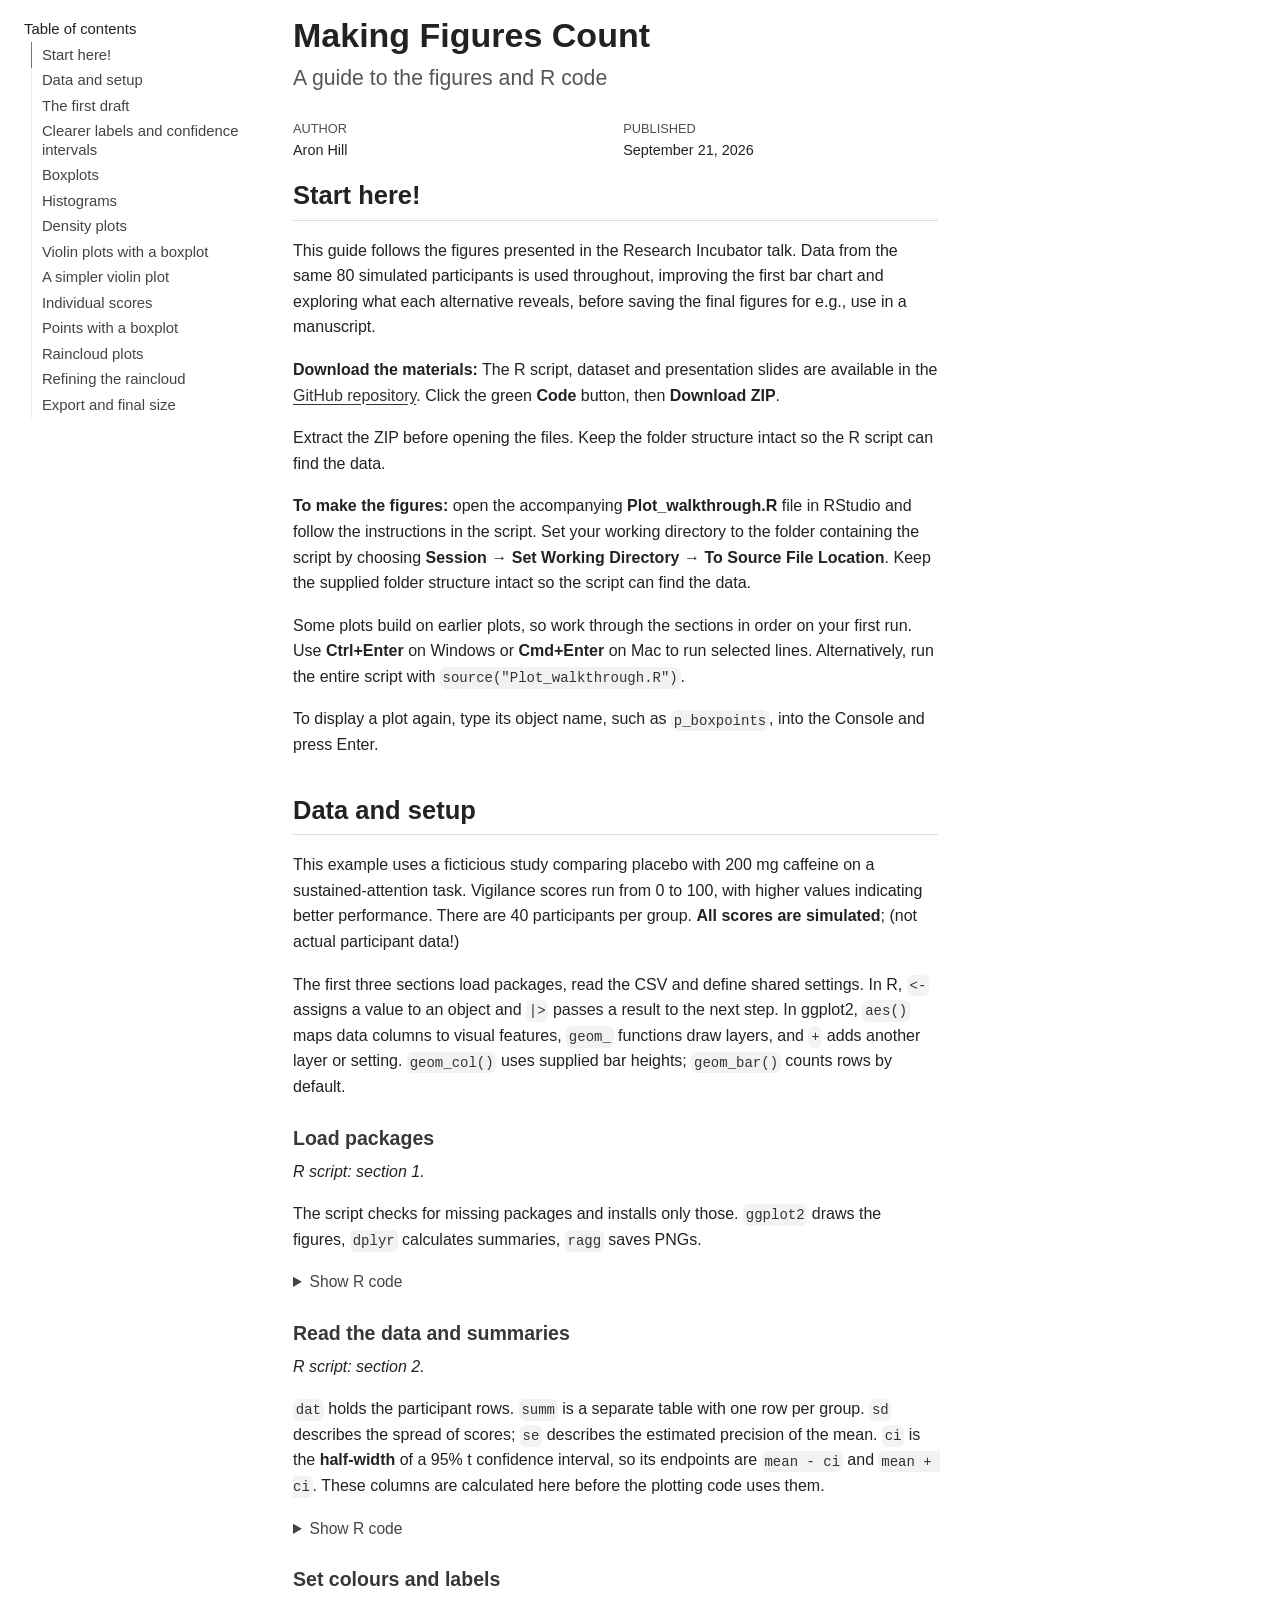
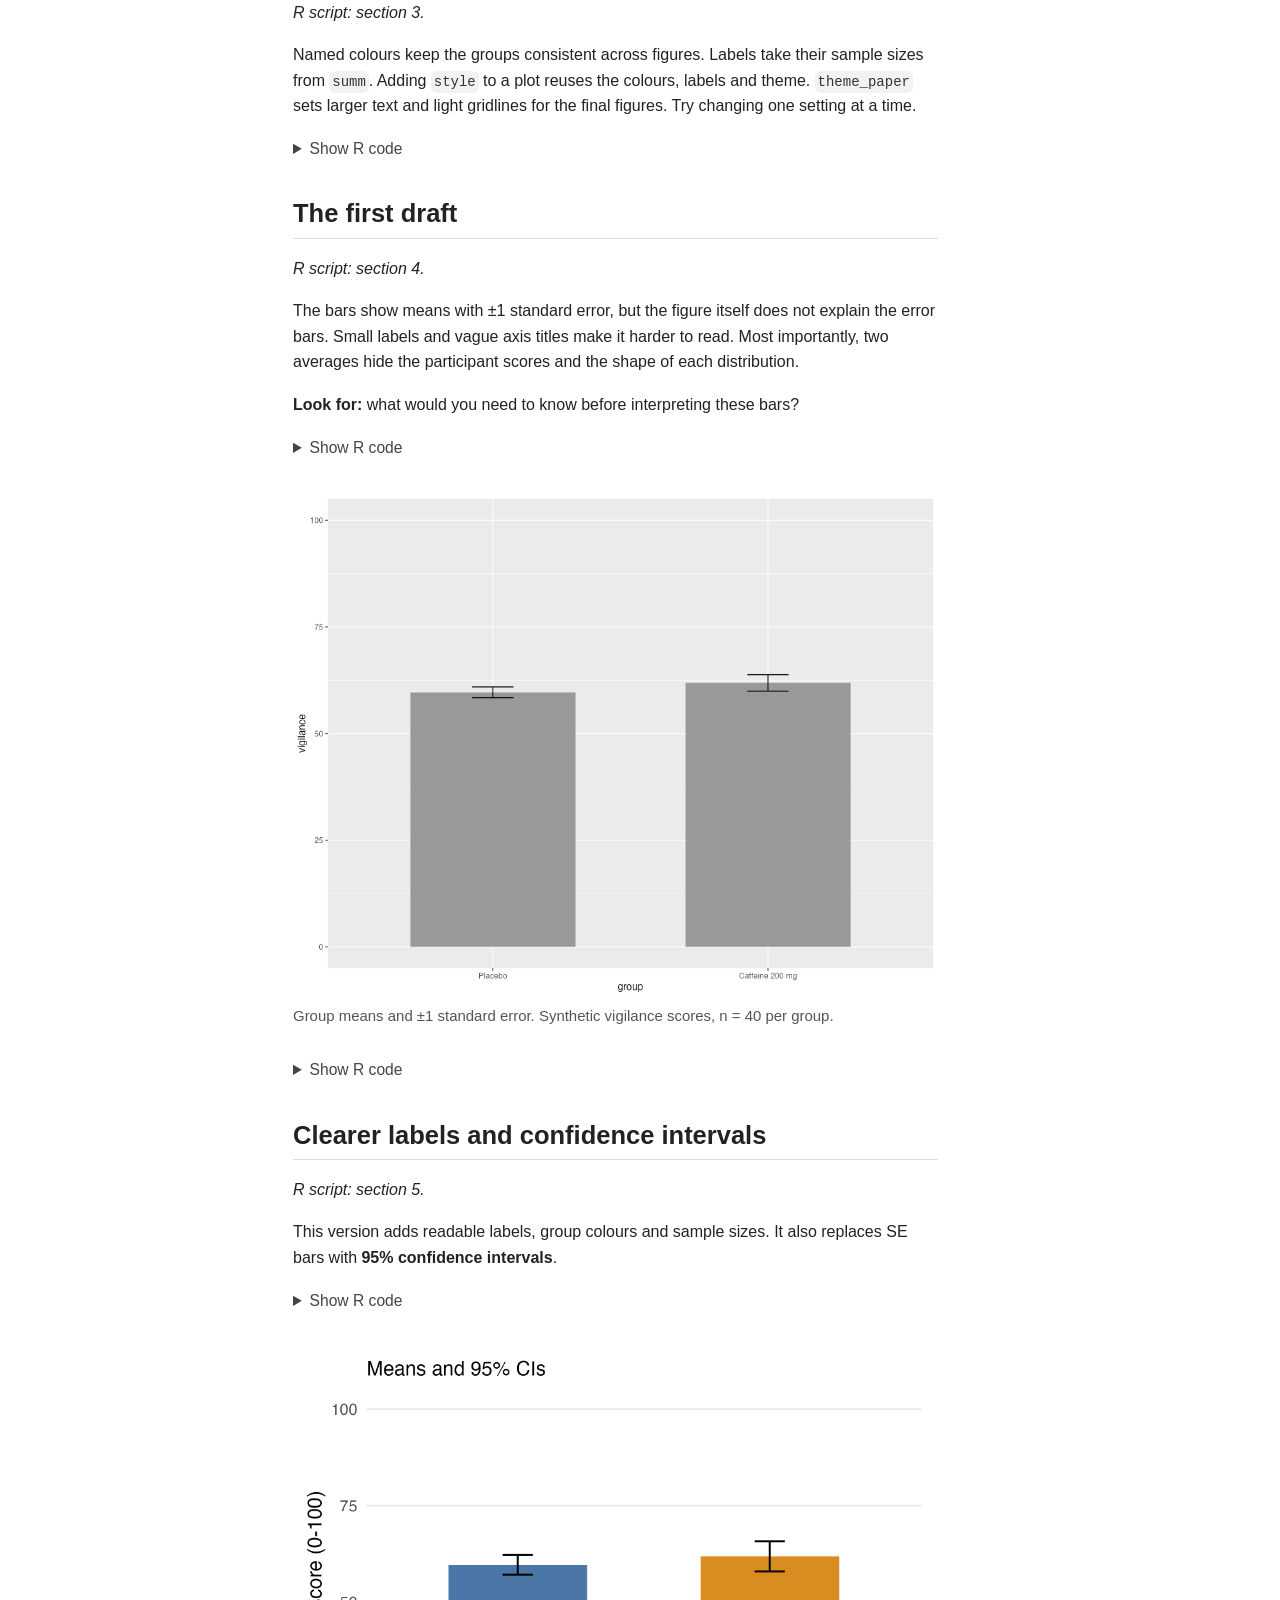
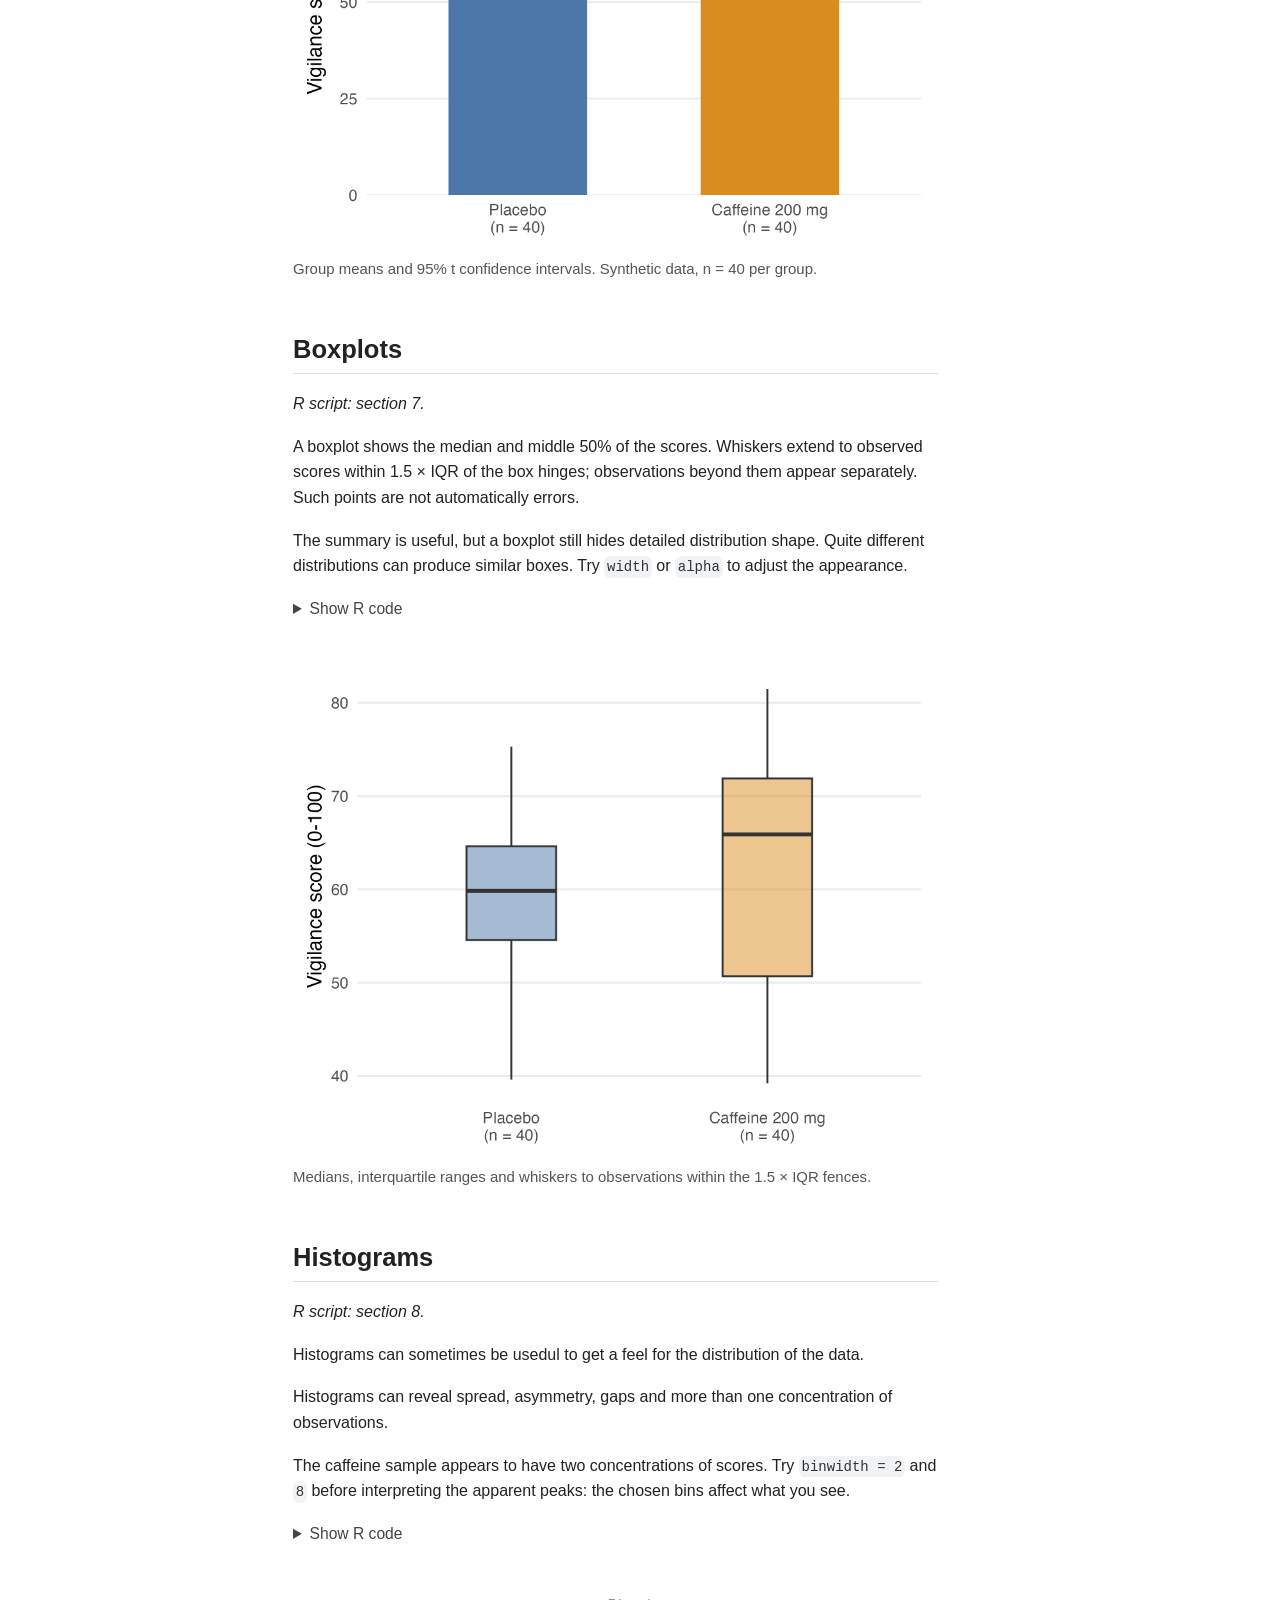
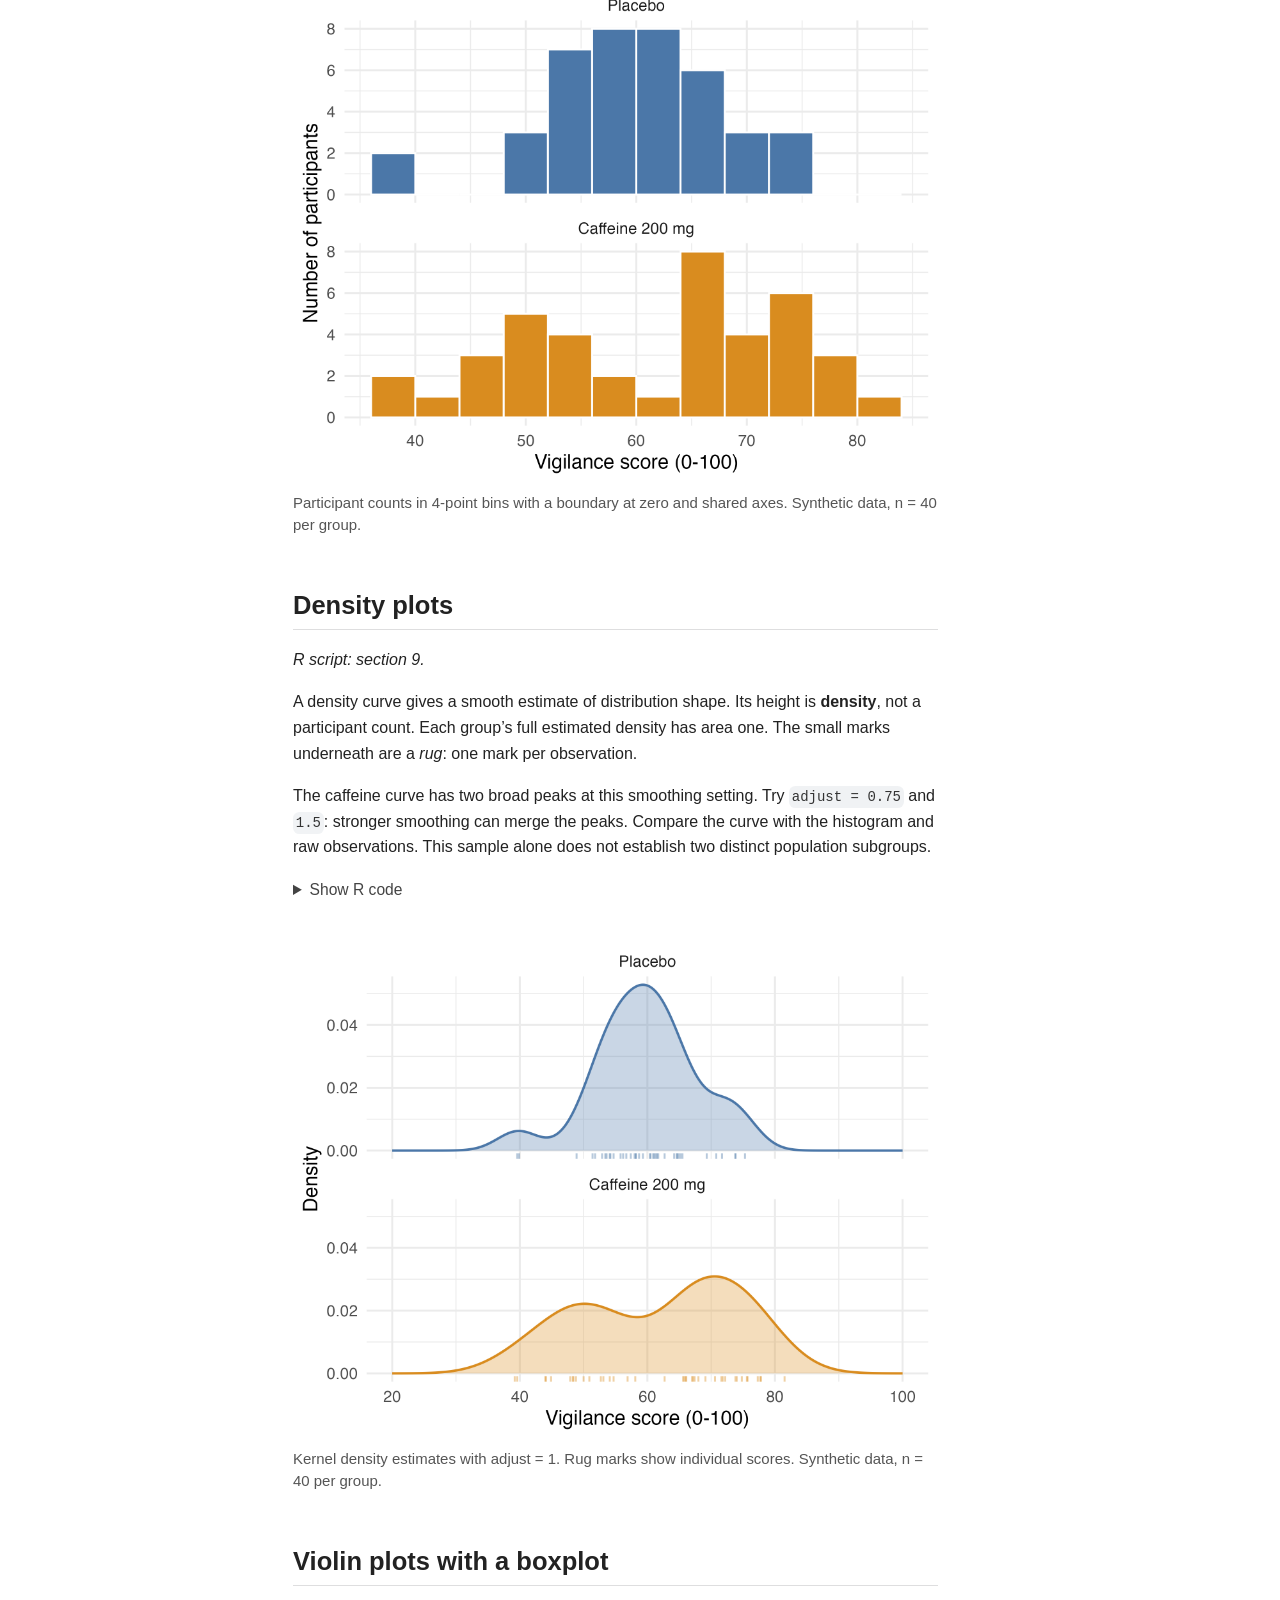
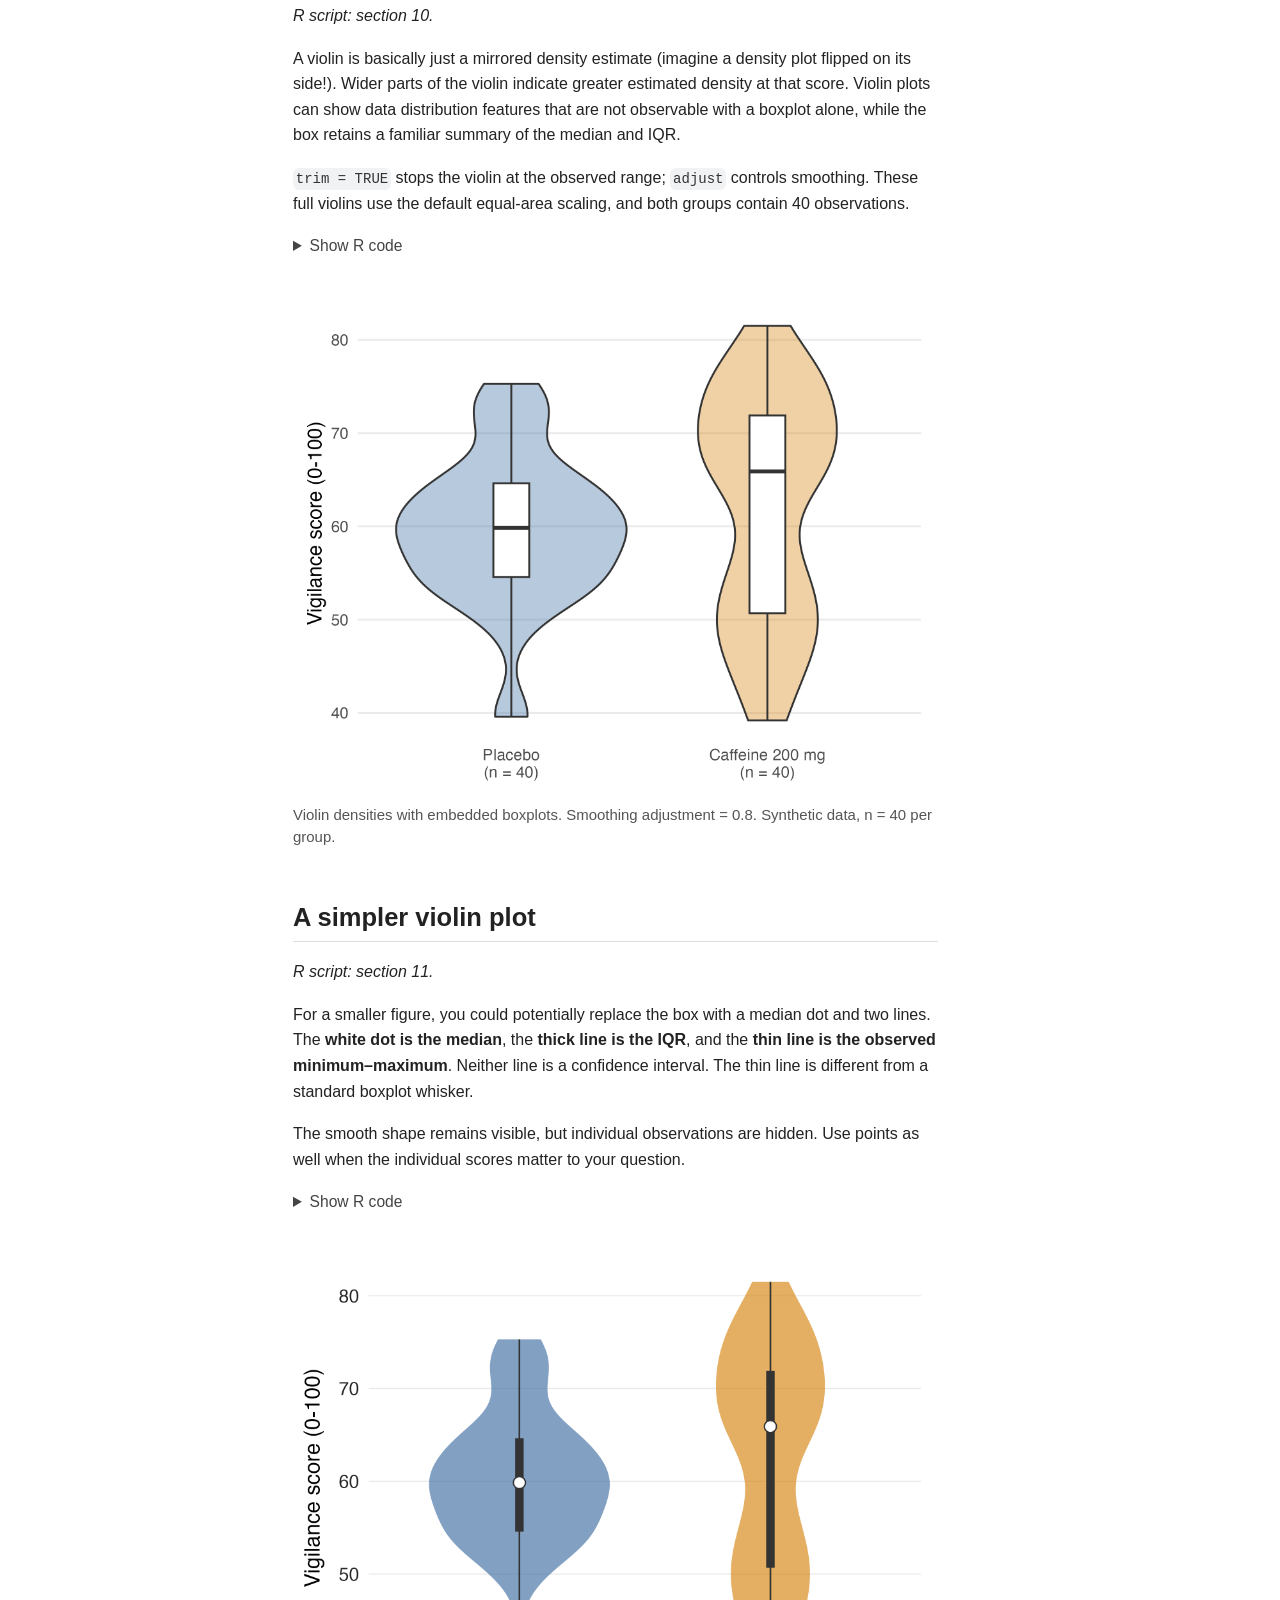
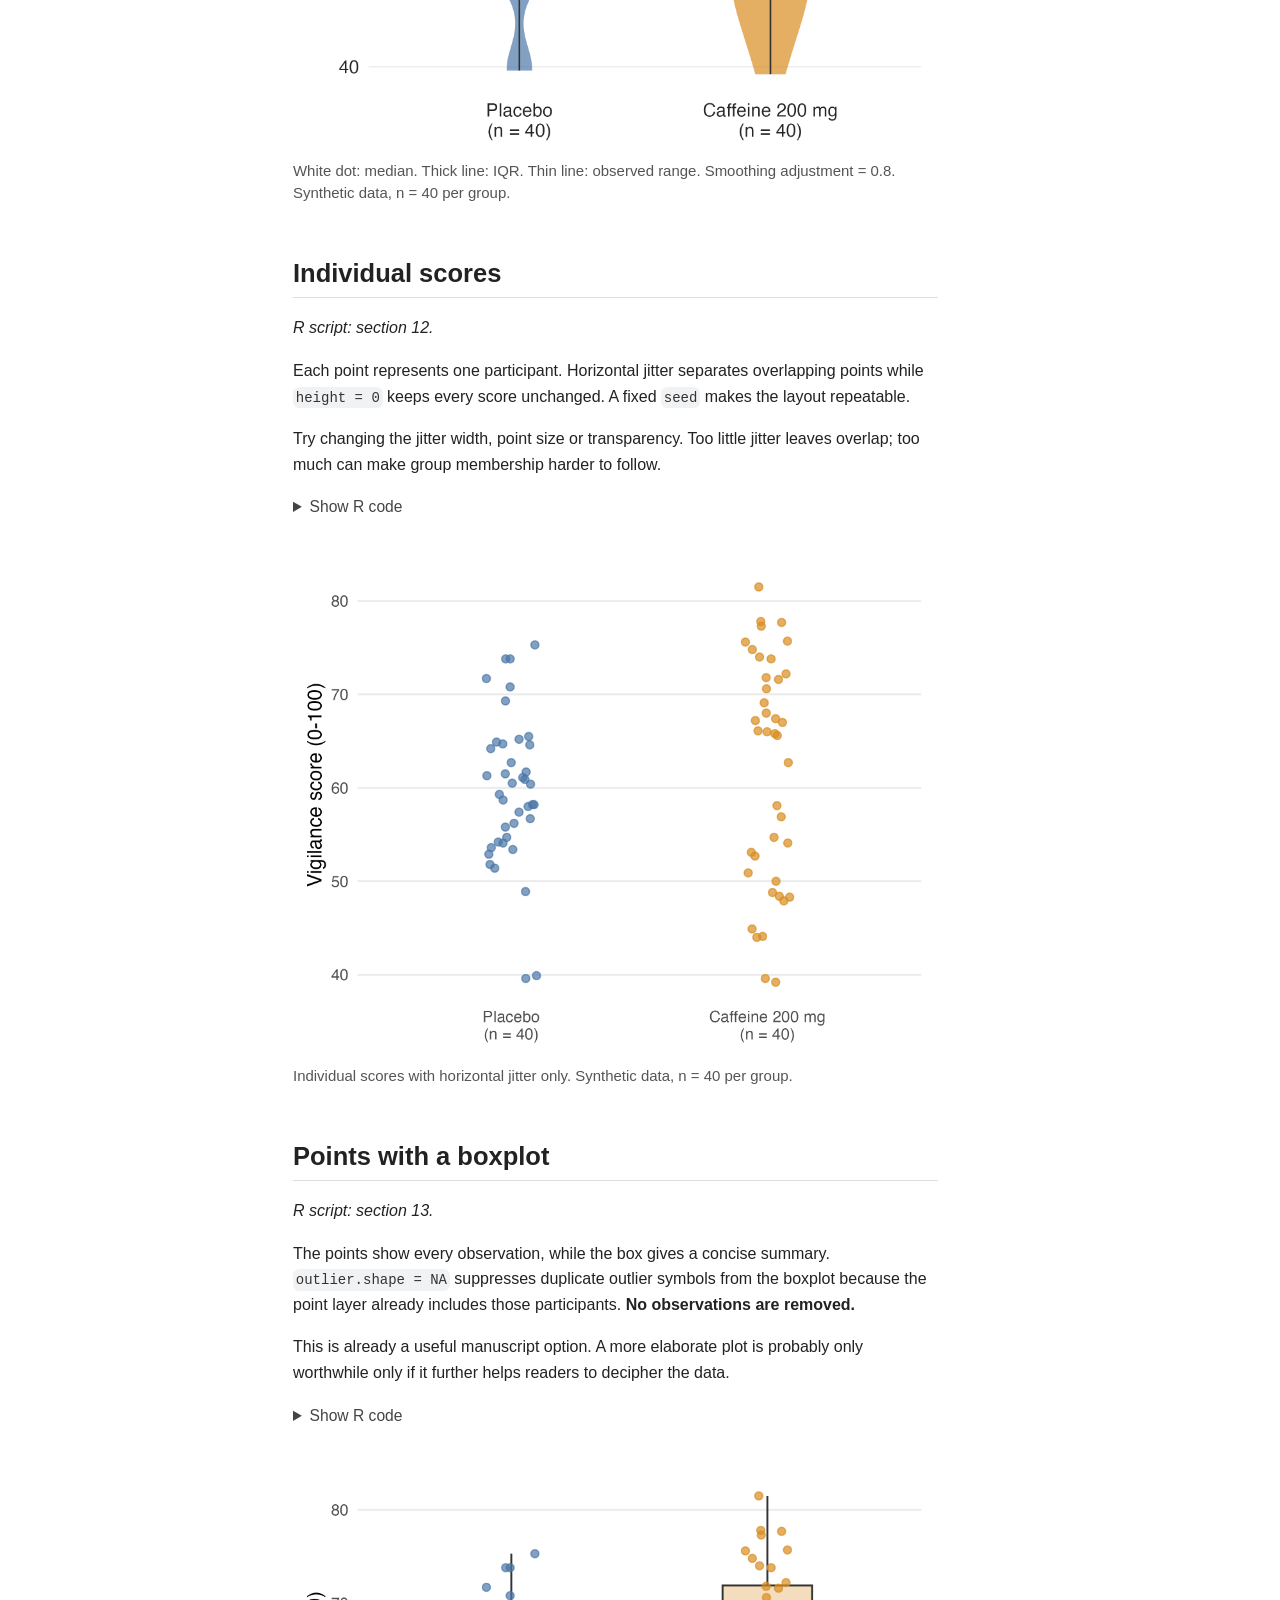
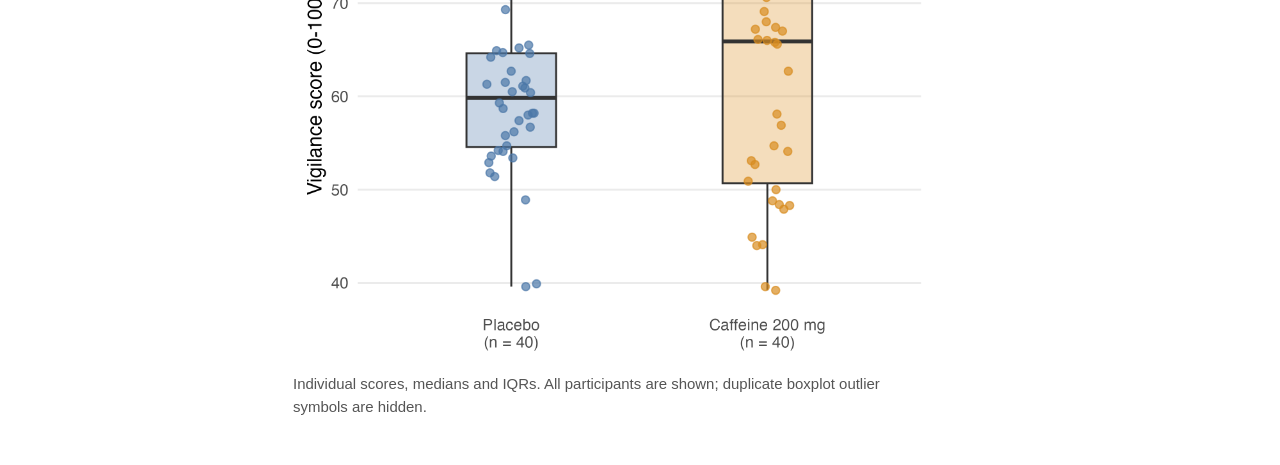
<file: index.html>
<!doctype html>
<html lang="en"><head><meta charset="utf-8"><meta name="viewport" content="width=device-width,initial-scale=1"><title>Making Figures Count</title><meta http-equiv="refresh" content="0; url=code/B_Figure_Pipeline.html"></head><body><p><a href="code/B_Figure_Pipeline.html">Open Making Figures Count: the guide and R code</a></p></body></html>
</file>
